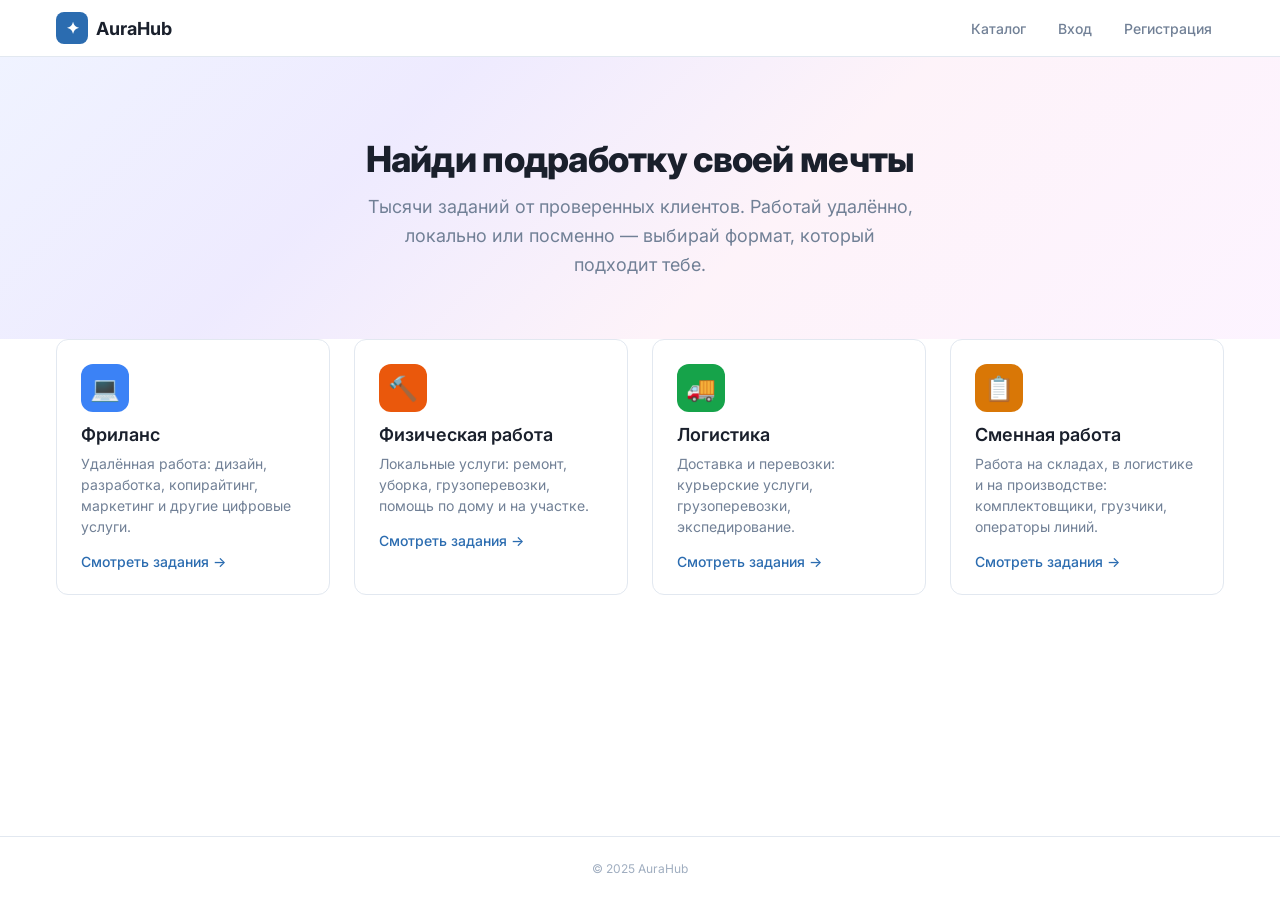
<file: index.html>
<!DOCTYPE html>
<html lang="ru">
<head>
  <meta charset="UTF-8" />
  <meta name="viewport" content="width=device-width, initial-scale=1.0" />
  <title>AuraHub — Маркетплейс подработок</title>
  <link href="https://fonts.googleapis.com/css2?family=Inter:wght@400;500;600;700;800&display=swap" rel="stylesheet" />
  <style>
    * { margin: 0; padding: 0; box-sizing: border-box; }
    body {
      font-family: 'Inter', sans-serif;
      background: #ffffff;
      color: #2d3748;
      min-height: 100vh;
      display: flex;
      flex-direction: column;
    }
    header {
      position: sticky;
      top: 0;
      z-index: 50;
      border-bottom: 1px solid #e2e8f0;
      background: rgba(255,255,255,0.8);
      backdrop-filter: blur(12px);
    }
    .header-inner {
      max-width: 1200px;
      margin: 0 auto;
      padding: 0 16px;
      height: 56px;
      display: flex;
      align-items: center;
      justify-content: space-between;
    }
    .logo {
      display: flex;
      align-items: center;
      gap: 8px;
      font-size: 18px;
      font-weight: 700;
      color: #1a202c;
      text-decoration: none;
    }
    .logo-icon {
      width: 32px;
      height: 32px;
      background: #2b6cb0;
      border-radius: 8px;
      display: flex;
      align-items: center;
      justify-content: center;
      color: white;
      font-size: 16px;
    }
    nav { display: flex; align-items: center; gap: 8px; }
    nav a {
      padding: 6px 12px;
      border-radius: 6px;
      font-size: 14px;
      font-weight: 500;
      color: #718096;
      text-decoration: none;
      transition: color 0.2s;
    }
    nav a:hover { color: #1a202c; }
    .hero {
      position: relative;
      overflow: hidden;
      padding: 80px 16px 60px;
      text-align: center;
    }
    .hero-bg {
      position: absolute;
      inset: 0;
      background: linear-gradient(135deg, #e0e7ff 0%, #ddd6fe 30%, #fce7f3 60%, #fae8ff 100%);
      opacity: 0.5;
    }
    .hero-content {
      position: relative;
      max-width: 700px;
      margin: 0 auto;
    }
    .hero h1 {
      font-size: 36px;
      font-weight: 800;
      letter-spacing: -0.02em;
      color: #1a202c;
      margin-bottom: 12px;
    }
    .hero p {
      font-size: 18px;
      color: #718096;
      max-width: 550px;
      margin: 0 auto;
      line-height: 1.6;
    }
    .categories {
      max-width: 1200px;
      margin: 0 auto;
      padding: 0 16px 80px;
    }
    .grid {
      display: grid;
      gap: 24px;
      grid-template-columns: 1fr;
    }
    @media (min-width: 640px) { .grid { grid-template-columns: 1fr 1fr; } }
    @media (min-width: 1024px) { .grid { grid-template-columns: 1fr 1fr 1fr 1fr; } }
    .card {
      border: 1px solid #e2e8f0;
      border-radius: 12px;
      padding: 24px;
      cursor: pointer;
      transition: transform 0.2s, box-shadow 0.2s;
      text-decoration: none;
      color: inherit;
      display: block;
    }
    .card:hover {
      transform: translateY(-2px);
      box-shadow: 0 12px 24px -8px rgba(0,0,0,0.1);
    }
    .card-icon {
      width: 48px;
      height: 48px;
      border-radius: 12px;
      display: flex;
      align-items: center;
      justify-content: center;
      font-size: 24px;
      color: white;
      margin-bottom: 12px;
    }
    .card h3 {
      font-size: 18px;
      font-weight: 600;
      margin-bottom: 8px;
      color: #1a202c;
    }
    .card p {
      font-size: 14px;
      color: #718096;
      line-height: 1.5;
      margin-bottom: 16px;
    }
    .card-link {
      font-size: 14px;
      font-weight: 500;
      color: #2b6cb0;
      display: flex;
      align-items: center;
      gap: 4px;
    }
    .tasks-section {
      max-width: 1200px;
      margin: 0 auto;
      padding: 0 16px 80px;
    }
    .tasks-section h2 {
      font-size: 24px;
      font-weight: 700;
      margin-bottom: 24px;
      color: #1a202c;
    }
    .task-card {
      border: 1px solid #e2e8f0;
      border-radius: 12px;
      padding: 20px 24px;
      margin-bottom: 12px;
      display: flex;
      justify-content: space-between;
      align-items: flex-start;
      gap: 16px;
    }
    .task-info h4 {
      font-size: 16px;
      font-weight: 600;
      color: #1a202c;
      margin-bottom: 4px;
    }
    .task-info p {
      font-size: 14px;
      color: #718096;
      line-height: 1.5;
    }
    .task-meta {
      display: flex;
      flex-direction: column;
      align-items: flex-end;
      gap: 8px;
      flex-shrink: 0;
    }
    .budget-badge {
      background: #edf2f7;
      padding: 4px 10px;
      border-radius: 6px;
      font-size: 13px;
      font-weight: 600;
      color: #2d3748;
    }
    .status-badge {
      padding: 4px 10px;
      border-radius: 6px;
      font-size: 12px;
      font-weight: 500;
      border: 1px solid #38a169;
      color: #38a169;
    }
    .task-location {
      font-size: 13px;
      color: #718096;
      margin-top: 8px;
      display: flex;
      align-items: center;
      gap: 4px;
    }
    footer {
      border-top: 1px solid #e2e8f0;
      padding: 24px;
      text-align: center;
      font-size: 12px;
      color: #a0aec0;
      margin-top: auto;
    }
  </style>
</head>
<body>
  <header>
    <div class="header-inner">
      <a href="/" class="logo">
        <div class="logo-icon">✦</div>
        AuraHub
      </a>
      <nav>
        <a href="#" onclick="showAllTasks()">Каталог</a>
        <a href="#">Вход</a>
        <a href="#">Регистрация</a>
      </nav>
    </div>
  </header>

  <section class="hero">
    <div class="hero-bg"></div>
    <div class="hero-content">
      <h1>Найди подработку своей мечты</h1>
      <p>Тысячи заданий от проверенных клиентов. Работай удалённо, локально или посменно — выбирай формат, который подходит тебе.</p>
    </div>
  </section>

  <section class="categories">
    <div class="grid" id="categoriesGrid"></div>
  </section>

  <section class="tasks-section" id="tasksSection" style="display:none">
    <div style="display:flex; justify-content:space-between; align-items:center; margin-bottom:24px">
      <h2 id="tasksTitle">Все задания</h2>
      <a href="#" onclick="showCategories()" style="font-size:14px; color:#2b6cb0; text-decoration:none">← На главную</a>
    </div>
    <div id="tasksList"></div>
  </section>

  <footer>© 2025 AuraHub</footer>

  <script>
    const categories = [
      { slug: "freelance", title: "Фриланс", description: "Удалённая работа: дизайн, разработка, копирайтинг, маркетинг и другие цифровые услуги.", icon: "💻", color: "#3b82f6" },
      { slug: "physical", title: "Физическая работа", description: "Локальные услуги: ремонт, уборка, грузоперевозки, помощь по дому и на участке.", icon: "🔨", color: "#ea580c" },
      { slug: "logistics", title: "Логистика", description: "Доставка и перевозки: курьерские услуги, грузоперевозки, экспедирование.", icon: "🚚", color: "#16a34a" },
      { slug: "shift", title: "Сменная работа", description: "Работа на складах, в логистике и на производстве: комплектовщики, грузчики, операторы линий.", icon: "📋", color: "#d97706" }
    ];
    const tasks = [
      { id: "1", title: "Разработать лендинг для кофейни", description: "Нужен одностраничный сайт с меню, контактами и формой заказа.", budget: "25 000 ₽", categorySlug: "freelance" },
      { id: "2", title: "Написать 10 статей для блога", description: "Темы: финансы, инвестиции. 2000-3000 знаков каждая.", budget: "15 000 ₽", categorySlug: "freelance" },
      { id: "3", title: "Дизайн презентации в Figma", description: "Корпоративная презентация на 15 слайдов.", budget: "8 000 ₽", categorySlug: "freelance" },
      { id: "4", title: "Собрать шкаф-купе", description: "Размер 2.4×2.0 м, инструкция прилагается.", budget: "5 000 ₽", location: "ул. Ленина, 45", categorySlug: "physical" },
      { id: "5", title: "Генеральная уборка квартиры", description: "Двухкомнатная квартира 55 м².", budget: "4 500 ₽", location: "пр. Мира, 23", categorySlug: "physical" },
      { id: "6", title: "Перевезти диван и холодильник", description: "Грузчик + газель на 2 часа.", budget: "3 000 ₽", location: "ул. Советская, 10", categorySlug: "physical" },
      { id: "7", title: "Курьер по городу", description: "Развозить документы и посылки по офисам.", budget: "40 000 ₽/мес", location: "Центральный район", categorySlug: "logistics" },
      { id: "8", title: "Водитель грузового авто", description: "Перевозка строительных материалов.", budget: "80 000 ₽/мес", location: "г. Екатеринбург", categorySlug: "logistics" },
      { id: "9", title: "Доставка товаров", description: "Развоз продуктов питания по магазинам.", budget: "35 000 ₽/мес", location: "ул. Продуктовая, 12", categorySlug: "logistics" },
      { id: "10", title: "Комплектовщик на склад", description: "Сборка заказов по терминалу. Ночная смена.", budget: "55 000 ₽/мес", location: "ул. Заводская, 1", categorySlug: "shift" },
      { id: "11", title: "Грузчик на производство", description: "Погрузка-выгрузка сырья. Сменный график.", budget: "45 000 ₽/мес", location: "промзона Северная", categorySlug: "shift" },
      { id: "12", title: "Оператор конвейерной линии", description: "Контроль работы оборудования.", budget: "50 000 ₽/мес", location: "Индустриальный парк, 12", categorySlug: "shift" }
    ];

    function renderCategories() {
      const grid = document.getElementById('categoriesGrid');
      grid.innerHTML = categories.map(cat => `
        <a href="#" class="card" onclick="showCategoryTasks('${cat.slug}'); return false;">
          <div class="card-icon" style="background:${cat.color}">${cat.icon}</div>
          <h3>${cat.title}</h3>
          <p>${cat.description}</p>
          <div class="card-link">Смотреть задания →</div>
        </a>
      `).join('');
    }

    function showCategoryTasks(slug) {
      const cat = categories.find(c => c.slug === slug);
      const filtered = tasks.filter(t => t.categorySlug === slug);
      document.querySelector('.categories').style.display = 'none';
      const section = document.getElementById('tasksSection');
      section.style.display = 'block';
      document.getElementById('tasksTitle').textContent = cat.title;
      document.getElementById('tasksList').innerHTML = filtered.map(t => `
        <div class="task-card">
          <div class="task-info">
            <h4>${t.title}</h4>
            <p>${t.description}</p>
            ${t.location ? `<div class="task-location">📍 ${t.location}</div>` : ''}
          </div>
          <div class="task-meta">
            <span class="budget-badge">${t.budget}</span>
            <span class="status-badge">Открыто</span>
          </div>
        </div>
      `).join('');
    }

    function showAllTasks() {
      document.querySelector('.categories').style.display = 'none';
      const section = document.getElementById('tasksSection');
      section.style.display = 'block';
      document.getElementById('tasksTitle').textContent = 'Все задания';
      document.getElementById('tasksList').innerHTML = tasks.map(t => {
        const cat = categories.find(c => c.slug === t.categorySlug);
        return `<div class="task-card">
          <div class="task-info">
            <h4>${t.title}</h4>
            <p>${t.description}</p>
            ${t.location ? `<div class="task-location">📍 ${t.location}</div>` : ''}
            <div style="font-size:12px;color:#a0aec0;margin-top:4px">${cat.title}</div>
          </div>
          <div class="task-meta">
            <span class="budget-badge">${t.budget}</span>
            <span class="status-badge">Открыто</span>
          </div>
        </div>`;
      }).join('');
    }

    function showCategories() {
      document.querySelector('.categories').style.display = 'block';
      document.getElementById('tasksSection').style.display = 'none';
    }

    renderCategories();
  </script>
</body>
</html>
</file>
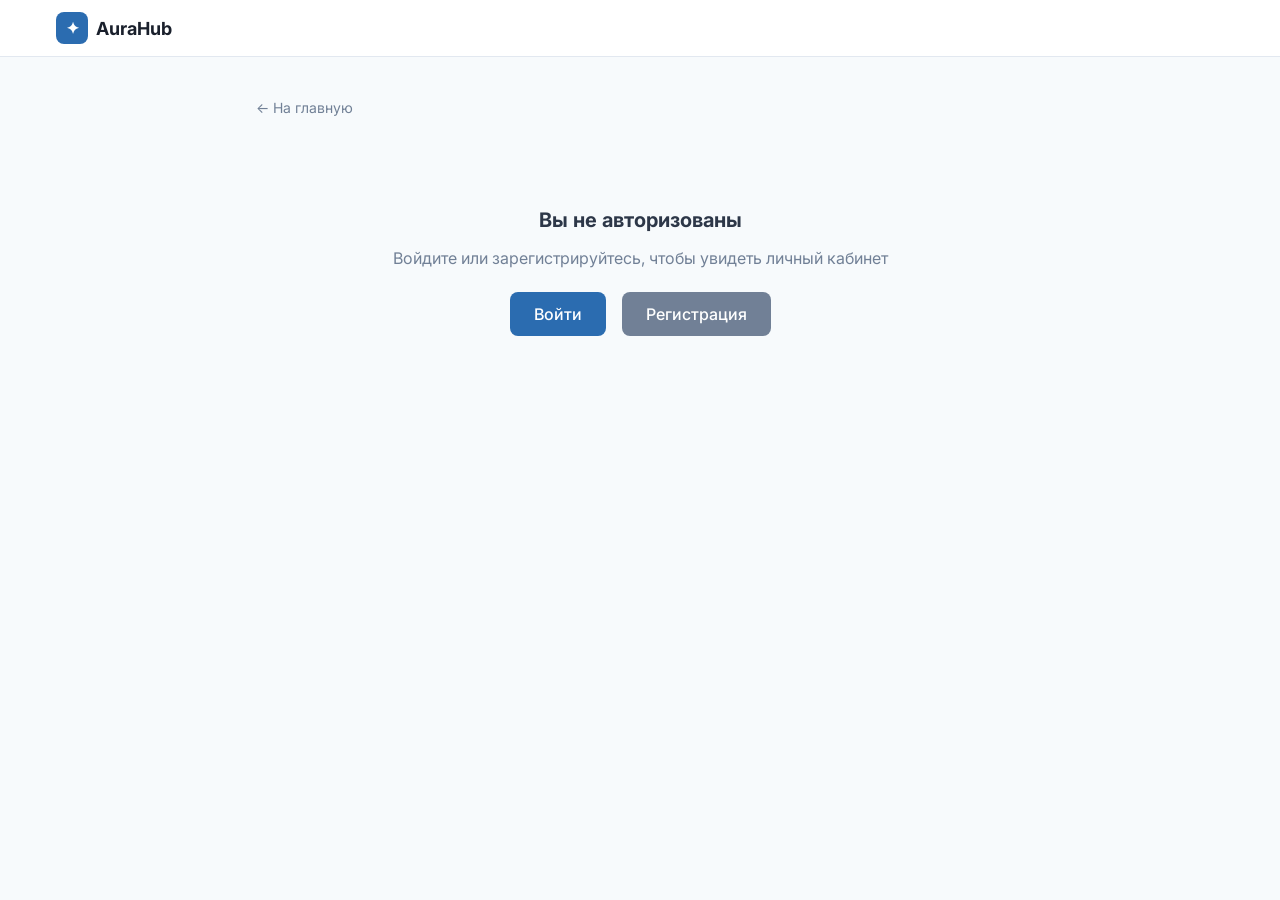
<file: app/profile.html>
<!DOCTYPE html>
<html lang="ru">
<head>
  <meta charset="UTF-8" />
  <meta name="viewport" content="width=device-width, initial-scale=1.0" />
  <title>Личный кабинет — AuraHub</title>
  <link href="https://fonts.googleapis.com/css2?family=Inter:wght@400;500;600;700;800&display=swap" rel="stylesheet" />
  <style>
    * { margin: 0; padding: 0; box-sizing: border-box; }
    body {
      font-family: 'Inter', sans-serif;
      background: #f7fafc;
      color: #2d3748;
      min-height: 100vh;
    }
    header {
      border-bottom: 1px solid #e2e8f0;
      background: white;
    }
    .header-inner {
      max-width: 1200px;
      margin: 0 auto;
      padding: 0 16px;
      height: 56px;
      display: flex;
      align-items: center;
      justify-content: space-between;
    }
    .logo {
      display: flex;
      align-items: center;
      gap: 8px;
      font-size: 18px;
      font-weight: 700;
      color: #1a202c;
      text-decoration: none;
    }
    .logo-icon {
      width: 32px;
      height: 32px;
      background: #2b6cb0;
      border-radius: 8px;
      display: flex;
      align-items: center;
      justify-content: center;
      color: white;
      font-size: 16px;
    }
    .container {
      max-width: 800px;
      margin: 0 auto;
      padding: 40px 16px;
    }
    .back {
      display: inline-flex;
      align-items: center;
      gap: 4px;
      font-size: 14px;
      color: #718096;
      text-decoration: none;
      margin-bottom: 32px;
    }
    .back:hover { color: #1a202c; }
    .profile-header {
      display: flex;
      align-items: center;
      gap: 16px;
      margin-bottom: 32px;
    }
    .avatar {
      width: 64px;
      height: 64px;
      border-radius: 50%;
      background: #2b6cb0;
      color: white;
      display: flex;
      align-items: center;
      justify-content: center;
      font-size: 28px;
      font-weight: 700;
    }
    .profile-info h1 {
      font-size: 24px;
      font-weight: 700;
      color: #1a202c;
    }
    .profile-info p {
      font-size: 14px;
      color: #718096;
    }
    .grid {
      display: grid;
      gap: 16px;
      grid-template-columns: 1fr 1fr;
    }
    @media (max-width: 640px) { .grid { grid-template-columns: 1fr; } }
    .card {
      background: white;
      border: 1px solid #e2e8f0;
      border-radius: 12px;
      padding: 24px;
    }
    .card-icon {
      width: 40px;
      height: 40px;
      border-radius: 10px;
      background: rgba(43,108,176,0.1);
      display: flex;
      align-items: center;
      justify-content: center;
      font-size: 20px;
      margin-bottom: 12px;
    }
    .card h3 {
      font-size: 16px;
      font-weight: 600;
      margin-bottom: 8px;
      color: #1a202c;
    }
    .card p {
      font-size: 14px;
      color: #718096;
      margin-bottom: 12px;
    }
    .card .value {
      font-size: 24px;
      font-weight: 700;
      color: #2b6cb0;
    }
    .btn-logout {
      padding: 8px 16px;
      background: #e53e3e;
      color: white;
      border: none;
      border-radius: 8px;
      font-size: 14px;
      font-weight: 500;
      font-family: 'Inter', sans-serif;
      cursor: pointer;
    }
    .btn-logout:hover { background: #c53030; }
    .hidden { display: none; }
    .login-prompt {
      text-align: center;
      padding: 60px 16px;
    }
    .login-prompt h2 {
      font-size: 20px;
      margin-bottom: 16px;
    }
    .login-prompt a {
      display: inline-block;
      padding: 12px 24px;
      background: #2b6cb0;
      color: white;
      border-radius: 8px;
      text-decoration: none;
      font-weight: 500;
    }
  </style>
</head>
<body>
  <header>
    <div class="header-inner">
      <a href="index.html" class="logo">
        <div class="logo-icon">✦</div>
        AuraHub
      </a>
      <button id="logoutBtn" class="btn-logout hidden" onclick="logout()">Выйти</button>
    </div>
  </header>

  <div class="container" id="profileContent">
    <a href="index.html" class="back">← На главную</a>
    
    <div id="loggedIn">
      <div class="profile-header">
        <div class="avatar" id="avatar">И</div>
        <div class="profile-info">
          <h1 id="userName">Иван Иванов</h1>
          <p id="userEmail">ivan@email.com</p>
          <p id="userRole" style="font-size:13px;color:#2b6cb0;margin-top:4px">Исполнитель</p>
        </div>
      </div>

      <div class="grid">
        <div class="card">
          <div class="card-icon">💰</div>
          <h3>Баланс</h3>
          <div class="value" id="userBalance">0 ₽</div>
          <p>Внутренний кошелёк</p>
        </div>

        <div class="card">
          <div class="card-icon">📊</div>
          <h3>График выплат</h3>
          <p id="userSchedule">Еженедельно</p>
          <select id="payoutSchedule" onchange="updateSchedule()" style="margin-top:8px;padding:6px;border:1px solid #e2e8f0;border-radius:6px;font-size:13px">
            <option value="daily">Ежедневно</option>
            <option value="weekly">Еженедельно</option>
          </select>
        </div>

        <div class="card">
          <div class="card-icon">📋</div>
          <h3>Мои задания</h3>
          <p>Созданные и выполненные задания</p>
          <a href="tasks.html" style="font-size:14px;color:#2b6cb0;text-decoration:none">Смотреть →</a>
        </div>

        <div class="card">
          <div class="card-icon">✅</div>
          <h3>Верификация</h3>
          <p id="verificationStatus">Не верифицирован</p>
          <button onclick="verifyUser()" style="margin-top:8px;padding:6px 12px;background:#2b6cb0;color:white;border:none;border-radius:6px;font-size:13px;cursor:pointer">Загрузить документы</button>
        </div>
      </div>
    </div>

    <div id="notLoggedIn" class="login-prompt hidden">
      <h2>Вы не авторизованы</h2>
      <p style="margin-bottom:24px;color:#718096">Войдите или зарегистрируйтесь, чтобы увидеть личный кабинет</p>
      <a href="login.html">Войти</a>
      <a href="register.html" style="margin-left:12px;background:#718096">Регистрация</a>
    </div>
  </div>

  <script>
    function loadProfile() {
      const session = JSON.parse(localStorage.getItem('aurahub_session'));
      
      if (!session) {
        document.getElementById('loggedIn').classList.add('hidden');
        document.getElementById('notLoggedIn').classList.remove('hidden');
        document.getElementById('logoutBtn').classList.add('hidden');
        return;
      }

      document.getElementById('loggedIn').classList.remove('hidden');
      document.getElementById('notLoggedIn').classList.add('hidden');
      document.getElementById('logoutBtn').classList.remove('hidden');

      document.getElementById('userName').textContent = session.name;
      document.getElementById('userEmail').textContent = session.email;
      document.getElementById('userBalance').textContent = session.balance + ' ₽';
      document.getElementById('avatar').textContent = session.name.charAt(0).toUpperCase();
      document.getElementById('userRole').textContent = session.role === 'client' ? 'Клиент' : 'Исполнитель';
      document.getElementById('userSchedule').textContent = session.payoutSchedule === 'daily' ? 'Ежедневно' : 'Еженедельно';
      document.getElementById('payoutSchedule').value = session.payoutSchedule;
      document.getElementById('verificationStatus').textContent = session.verified ? 'Верифицирован ✅' : 'Не верифицирован';
    }

    function updateSchedule() {
      const session = JSON.parse(localStorage.getItem('aurahub_session'));
      const schedule = document.getElementById('payoutSchedule').value;
      session.payoutSchedule = schedule;
      localStorage.setItem('aurahub_session', JSON.stringify(session));
      
      const users = JSON.parse(localStorage.getItem('aurahub_users') || '[]');
      const idx = users.findIndex(u => u.id === session.id);
      if (idx !== -1) {
        users[idx].payoutSchedule = schedule;
        localStorage.setItem('aurahub_users', JSON.stringify(users));
      }
      
      document.getElementById('userSchedule').textContent = schedule === 'daily' ? 'Ежедневно' : 'Еженедельно';
    }

    function verifyUser() {
      const session = JSON.parse(localStorage.getItem('aurahub_session'));
      session.verified = true;
      localStorage.setItem('aurahub_session', JSON.stringify(session));
      
      const users = JSON.parse(localStorage.getItem('aurahub_users') || '[]');
      const idx = users.findIndex(u => u.id === session.id);
      if (idx !== -1) {
        users[idx].verified = true;
        localStorage.setItem('aurahub_users', JSON.stringify(users));
      }
      
      document.getElementById('verificationStatus').textContent = 'Верифицирован ✅';
    }

    function logout() {
      localStorage.removeItem('aurahub_session');
      window.location.href = 'index.html';
    }

    loadProfile();
  </script>
</body>
</html>
</file>
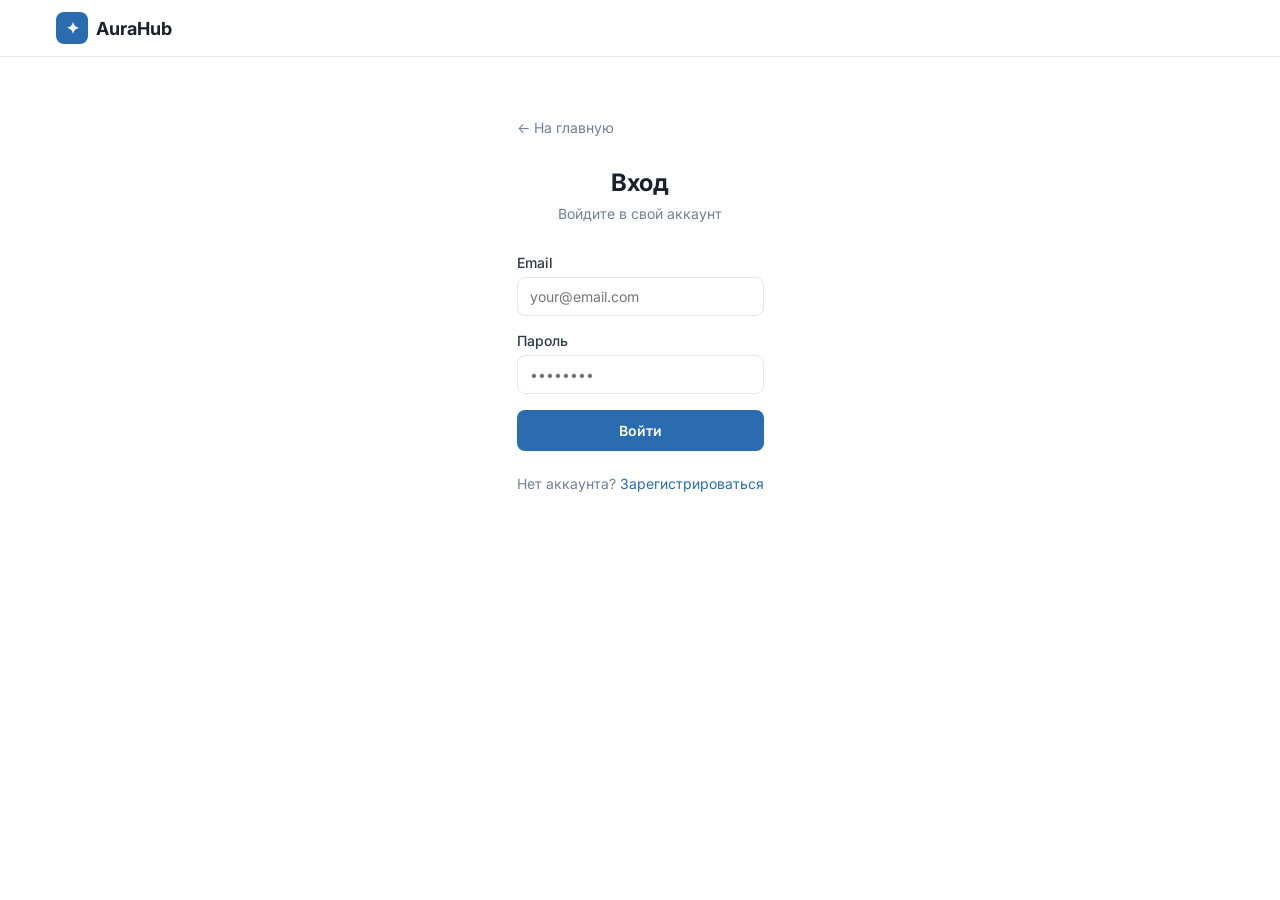
<file: app/app/tasks/[id]/login.html>
<!DOCTYPE html>
<html lang="ru">
<head>
  <meta charset="UTF-8" />
  <meta name="viewport" content="width=device-width, initial-scale=1.0" />
  <title>Вход — AuraHub</title>
  <link href="https://fonts.googleapis.com/css2?family=Inter:wght@400;500;600;700;800&display=swap" rel="stylesheet" />
  <style>
    * { margin: 0; padding: 0; box-sizing: border-box; }
    body {
      font-family: 'Inter', sans-serif;
      background: #ffffff;
      color: #2d3748;
      min-height: 100vh;
      display: flex;
      flex-direction: column;
    }
    header {
      border-bottom: 1px solid #e2e8f0;
      background: rgba(255,255,255,0.8);
      backdrop-filter: blur(12px);
    }
    .header-inner {
      max-width: 1200px;
      margin: 0 auto;
      padding: 0 16px;
      height: 56px;
      display: flex;
      align-items: center;
      justify-content: space-between;
    }
    .logo {
      display: flex;
      align-items: center;
      gap: 8px;
      font-size: 18px;
      font-weight: 700;
      color: #1a202c;
      text-decoration: none;
    }
    .logo-icon {
      width: 32px;
      height: 32px;
      background: #2b6cb0;
      border-radius: 8px;
      display: flex;
      align-items: center;
      justify-content: center;
      color: white;
      font-size: 16px;
    }
    .container {
      max-width: 400px;
      margin: 0 auto;
      padding: 60px 16px;
    }
    .back {
      display: inline-flex;
      align-items: center;
      gap: 4px;
      font-size: 14px;
      color: #718096;
      text-decoration: none;
      margin-bottom: 32px;
    }
    .back:hover { color: #1a202c; }
    .title {
      text-align: center;
      margin-bottom: 32px;
    }
    .title h1 {
      font-size: 24px;
      font-weight: 700;
      color: #1a202c;
      margin-bottom: 8px;
    }
    .title p {
      font-size: 14px;
      color: #718096;
    }
    .form-group {
      margin-bottom: 16px;
    }
    .form-group label {
      display: block;
      font-size: 14px;
      font-weight: 500;
      margin-bottom: 6px;
      color: #2d3748;
    }
    .form-group input {
      width: 100%;
      padding: 10px 12px;
      border: 1px solid #e2e8f0;
      border-radius: 8px;
      font-size: 14px;
      font-family: 'Inter', sans-serif;
      outline: none;
    }
    .form-group input:focus {
      border-color: #2b6cb0;
      box-shadow: 0 0 0 3px rgba(43,108,176,0.1);
    }
    .btn {
      width: 100%;
      padding: 12px;
      background: #2b6cb0;
      color: white;
      border: none;
      border-radius: 8px;
      font-size: 14px;
      font-weight: 600;
      font-family: 'Inter', sans-serif;
      cursor: pointer;
      transition: background 0.2s;
    }
    .btn:hover { background: #1a4f8b; }
    .error {
      color: #e53e3e;
      font-size: 13px;
      margin-top: 4px;
      display: none;
    }
    .footer-text {
      text-align: center;
      font-size: 14px;
      color: #718096;
      margin-top: 24px;
    }
    .footer-text a {
      color: #2b6cb0;
      text-decoration: none;
    }
    .footer-text a:hover { text-decoration: underline; }
  </style>
</head>
<body>
  <header>
    <div class="header-inner">
      <a href="index.html" class="logo">
        <div class="logo-icon">✦</div>
        AuraHub
      </a>
    </div>
  </header>

  <div class="container">
    <a href="index.html" class="back">← На главную</a>
    
    <div class="title">
      <h1>Вход</h1>
      <p>Войдите в свой аккаунт</p>
    </div>

    <form id="loginForm">
      <div class="form-group">
        <label>Email</label>
        <input type="email" id="email" placeholder="your@email.com" required />
      </div>
      <div class="form-group">
        <label>Пароль</label>
        <input type="password" id="password" placeholder="••••••••" required />
      </div>
      <div id="error" class="error"></div>
      <button type="submit" class="btn">Войти</button>
    </form>

    <p class="footer-text">
      Нет аккаунта? <a href="register.html">Зарегистрироваться</a>
    </p>
  </div>

  <script>
    document.getElementById('loginForm').addEventListener('submit', function(e) {
      e.preventDefault();
      
      const email = document.getElementById('email').value;
      const password = document.getElementById('password').value;
      const errorDiv = document.getElementById('error');

      errorDiv.style.display = 'none';

      const users = JSON.parse(localStorage.getItem('aurahub_users') || '[]');
      const user = users.find(u => u.email === email && atob(u.password) === password);

      if (!user) {
        errorDiv.textContent = 'Неверный email или пароль';
        errorDiv.style.display = 'block';
        return;
      }

      localStorage.setItem('aurahub_session', JSON.stringify(user));
      window.location.href = 'profile.html';
    });
  </script>
</body>
</html>
</file>
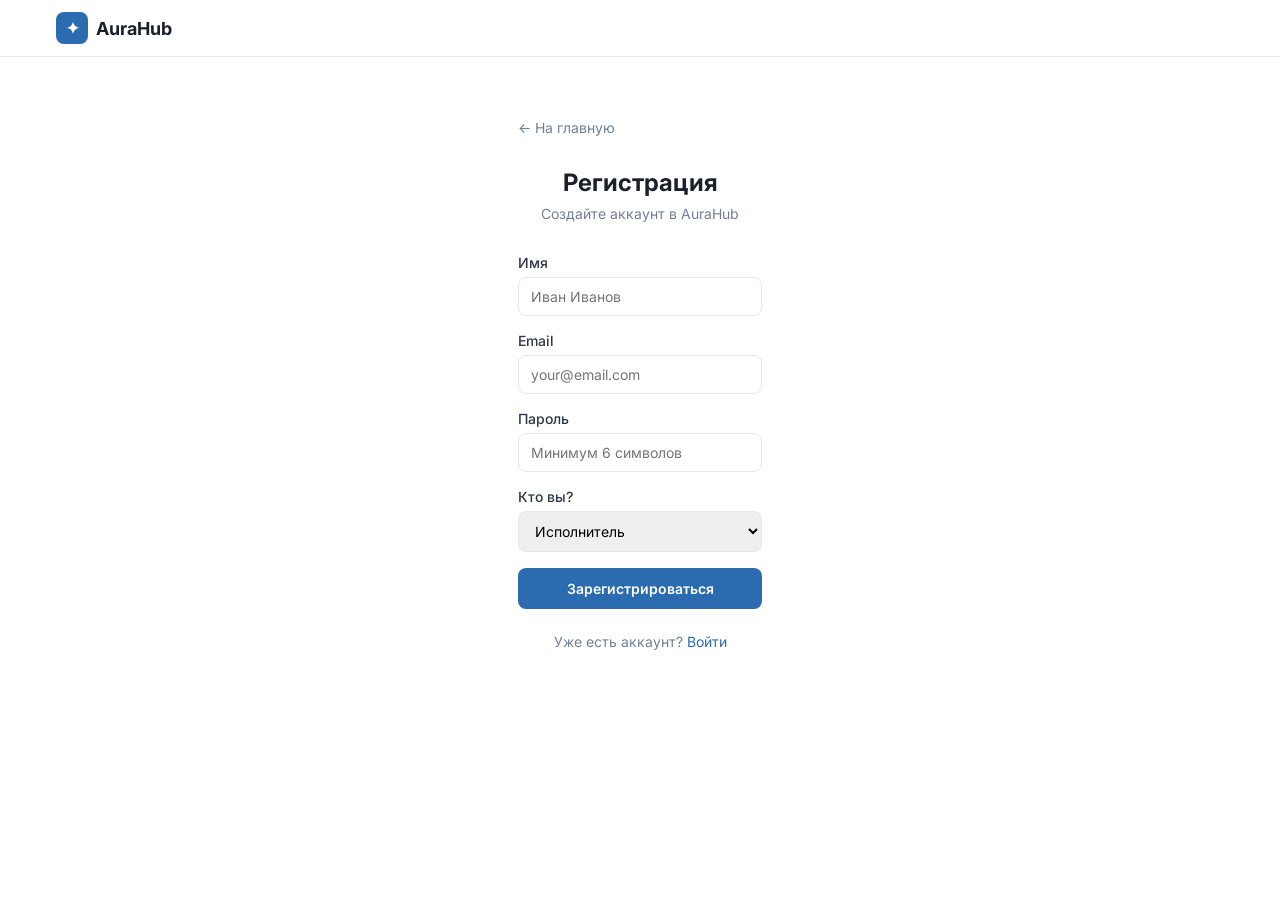
<file: app/app/tasks/[id]/register.html>
<!DOCTYPE html>
<html lang="ru">
<head>
  <meta charset="UTF-8" />
  <meta name="viewport" content="width=device-width, initial-scale=1.0" />
  <title>Регистрация — AuraHub</title>
  <link href="https://fonts.googleapis.com/css2?family=Inter:wght@400;500;600;700;800&display=swap" rel="stylesheet" />
  <style>
    * { margin: 0; padding: 0; box-sizing: border-box; }
    body {
      font-family: 'Inter', sans-serif;
      background: #ffffff;
      color: #2d3748;
      min-height: 100vh;
      display: flex;
      flex-direction: column;
    }
    header {
      border-bottom: 1px solid #e2e8f0;
      background: rgba(255,255,255,0.8);
      backdrop-filter: blur(12px);
    }
    .header-inner {
      max-width: 1200px;
      margin: 0 auto;
      padding: 0 16px;
      height: 56px;
      display: flex;
      align-items: center;
      justify-content: space-between;
    }
    .logo {
      display: flex;
      align-items: center;
      gap: 8px;
      font-size: 18px;
      font-weight: 700;
      color: #1a202c;
      text-decoration: none;
    }
    .logo-icon {
      width: 32px;
      height: 32px;
      background: #2b6cb0;
      border-radius: 8px;
      display: flex;
      align-items: center;
      justify-content: center;
      color: white;
      font-size: 16px;
    }
    .container {
      max-width: 400px;
      margin: 0 auto;
      padding: 60px 16px;
    }
    .back {
      display: inline-flex;
      align-items: center;
      gap: 4px;
      font-size: 14px;
      color: #718096;
      text-decoration: none;
      margin-bottom: 32px;
    }
    .back:hover { color: #1a202c; }
    .title {
      text-align: center;
      margin-bottom: 32px;
    }
    .title h1 {
      font-size: 24px;
      font-weight: 700;
      color: #1a202c;
      margin-bottom: 8px;
    }
    .title p {
      font-size: 14px;
      color: #718096;
    }
    .form-group {
      margin-bottom: 16px;
    }
    .form-group label {
      display: block;
      font-size: 14px;
      font-weight: 500;
      margin-bottom: 6px;
      color: #2d3748;
    }
    .form-group input, .form-group select {
      width: 100%;
      padding: 10px 12px;
      border: 1px solid #e2e8f0;
      border-radius: 8px;
      font-size: 14px;
      font-family: 'Inter', sans-serif;
      outline: none;
    }
    .form-group input:focus, .form-group select:focus {
      border-color: #2b6cb0;
      box-shadow: 0 0 0 3px rgba(43,108,176,0.1);
    }
    .btn {
      width: 100%;
      padding: 12px;
      background: #2b6cb0;
      color: white;
      border: none;
      border-radius: 8px;
      font-size: 14px;
      font-weight: 600;
      font-family: 'Inter', sans-serif;
      cursor: pointer;
      transition: background 0.2s;
    }
    .btn:hover { background: #1a4f8b; }
    .error {
      color: #e53e3e;
      font-size: 13px;
      margin-top: 4px;
      display: none;
    }
    .success {
      color: #38a169;
      font-size: 14px;
      text-align: center;
      margin-top: 16px;
      display: none;
    }
    .footer-text {
      text-align: center;
      font-size: 14px;
      color: #718096;
      margin-top: 24px;
    }
    .footer-text a {
      color: #2b6cb0;
      text-decoration: none;
    }
    .footer-text a:hover { text-decoration: underline; }
  </style>
</head>
<body>
  <header>
    <div class="header-inner">
      <a href="index.html" class="logo">
        <div class="logo-icon">✦</div>
        AuraHub
      </a>
    </div>
  </header>

  <div class="container">
    <a href="index.html" class="back">← На главную</a>
    
    <div class="title">
      <h1>Регистрация</h1>
      <p>Создайте аккаунт в AuraHub</p>
    </div>

    <form id="registerForm">
      <div class="form-group">
        <label>Имя</label>
        <input type="text" id="name" placeholder="Иван Иванов" required />
      </div>
      <div class="form-group">
        <label>Email</label>
        <input type="email" id="email" placeholder="your@email.com" required />
      </div>
      <div class="form-group">
        <label>Пароль</label>
        <input type="password" id="password" placeholder="Минимум 6 символов" required minlength="6" />
      </div>
      <div class="form-group">
        <label>Кто вы?</label>
        <select id="role">
          <option value="executor">Исполнитель</option>
          <option value="client">Клиент (компания)</option>
        </select>
      </div>
      <div id="error" class="error"></div>
      <div id="success" class="success">Регистрация успешна! Перенаправляем...</div>
      <button type="submit" class="btn">Зарегистрироваться</button>
    </form>

    <p class="footer-text">
      Уже есть аккаунт? <a href="login.html">Войти</a>
    </p>
  </div>

  <script>
    document.getElementById('registerForm').addEventListener('submit', function(e) {
      e.preventDefault();
      
      const name = document.getElementById('name').value;
      const email = document.getElementById('email').value;
      const password = document.getElementById('password').value;
      const role = document.getElementById('role').value;
      const errorDiv = document.getElementById('error');
      const successDiv = document.getElementById('success');

      errorDiv.style.display = 'none';
      successDiv.style.display = 'none';

      // Проверка на существующего пользователя
      const users = JSON.parse(localStorage.getItem('aurahub_users') || '[]');
      if (users.find(u => u.email === email)) {
        errorDiv.textContent = 'Пользователь с таким email уже существует';
        errorDiv.style.display = 'block';
        return;
      }

      // Создаём пользователя
      const user = {
        id: Date.now().toString(),
        name,
        email,
        password: btoa(password),
        role,
        balance: 0,
        payoutSchedule: 'weekly',
        verified: false,
        createdAt: new Date().toISOString()
      };

      users.push(user);
      localStorage.setItem('aurahub_users', JSON.stringify(users));
      localStorage.setItem('aurahub_session', JSON.stringify(user));

      successDiv.style.display = 'block';
      
      setTimeout(() => {
        window.location.href = 'profile.html';
      }, 1000);
    });
  </script>
</body>
</html>
</file>
